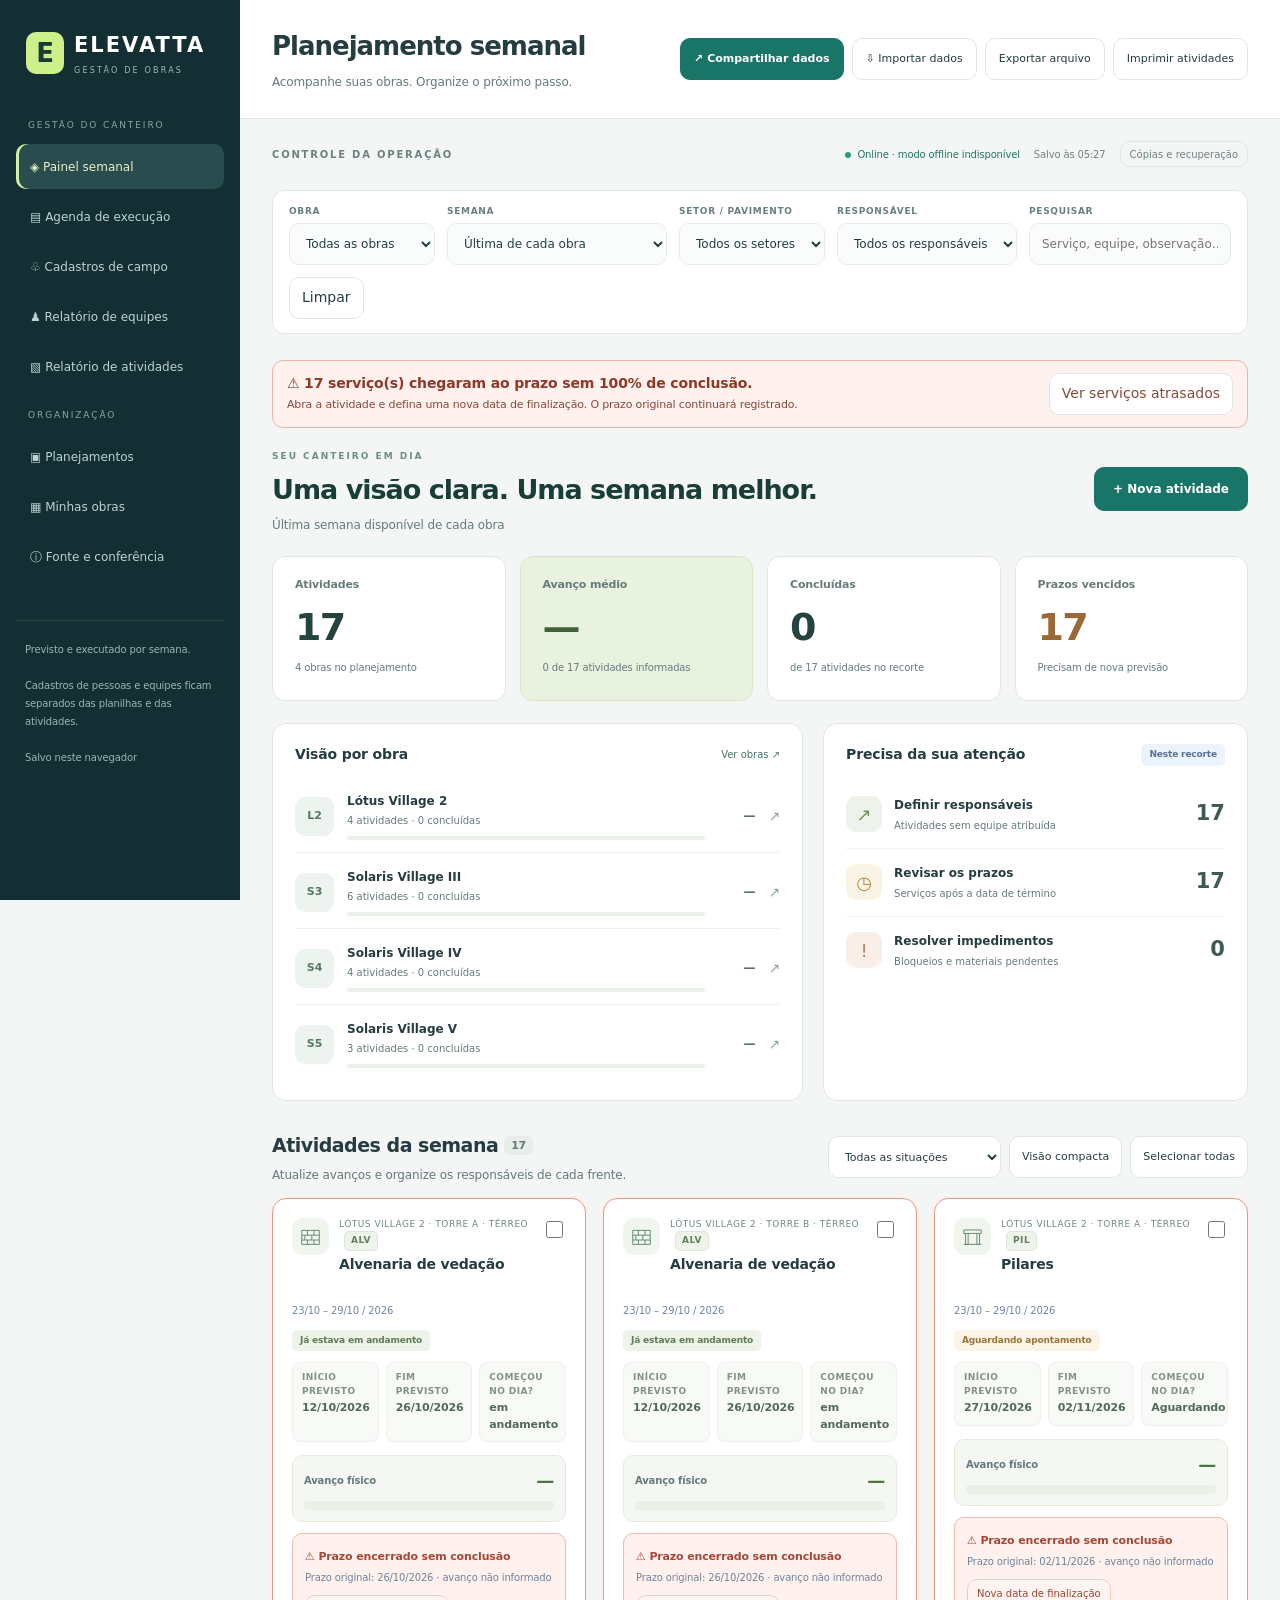
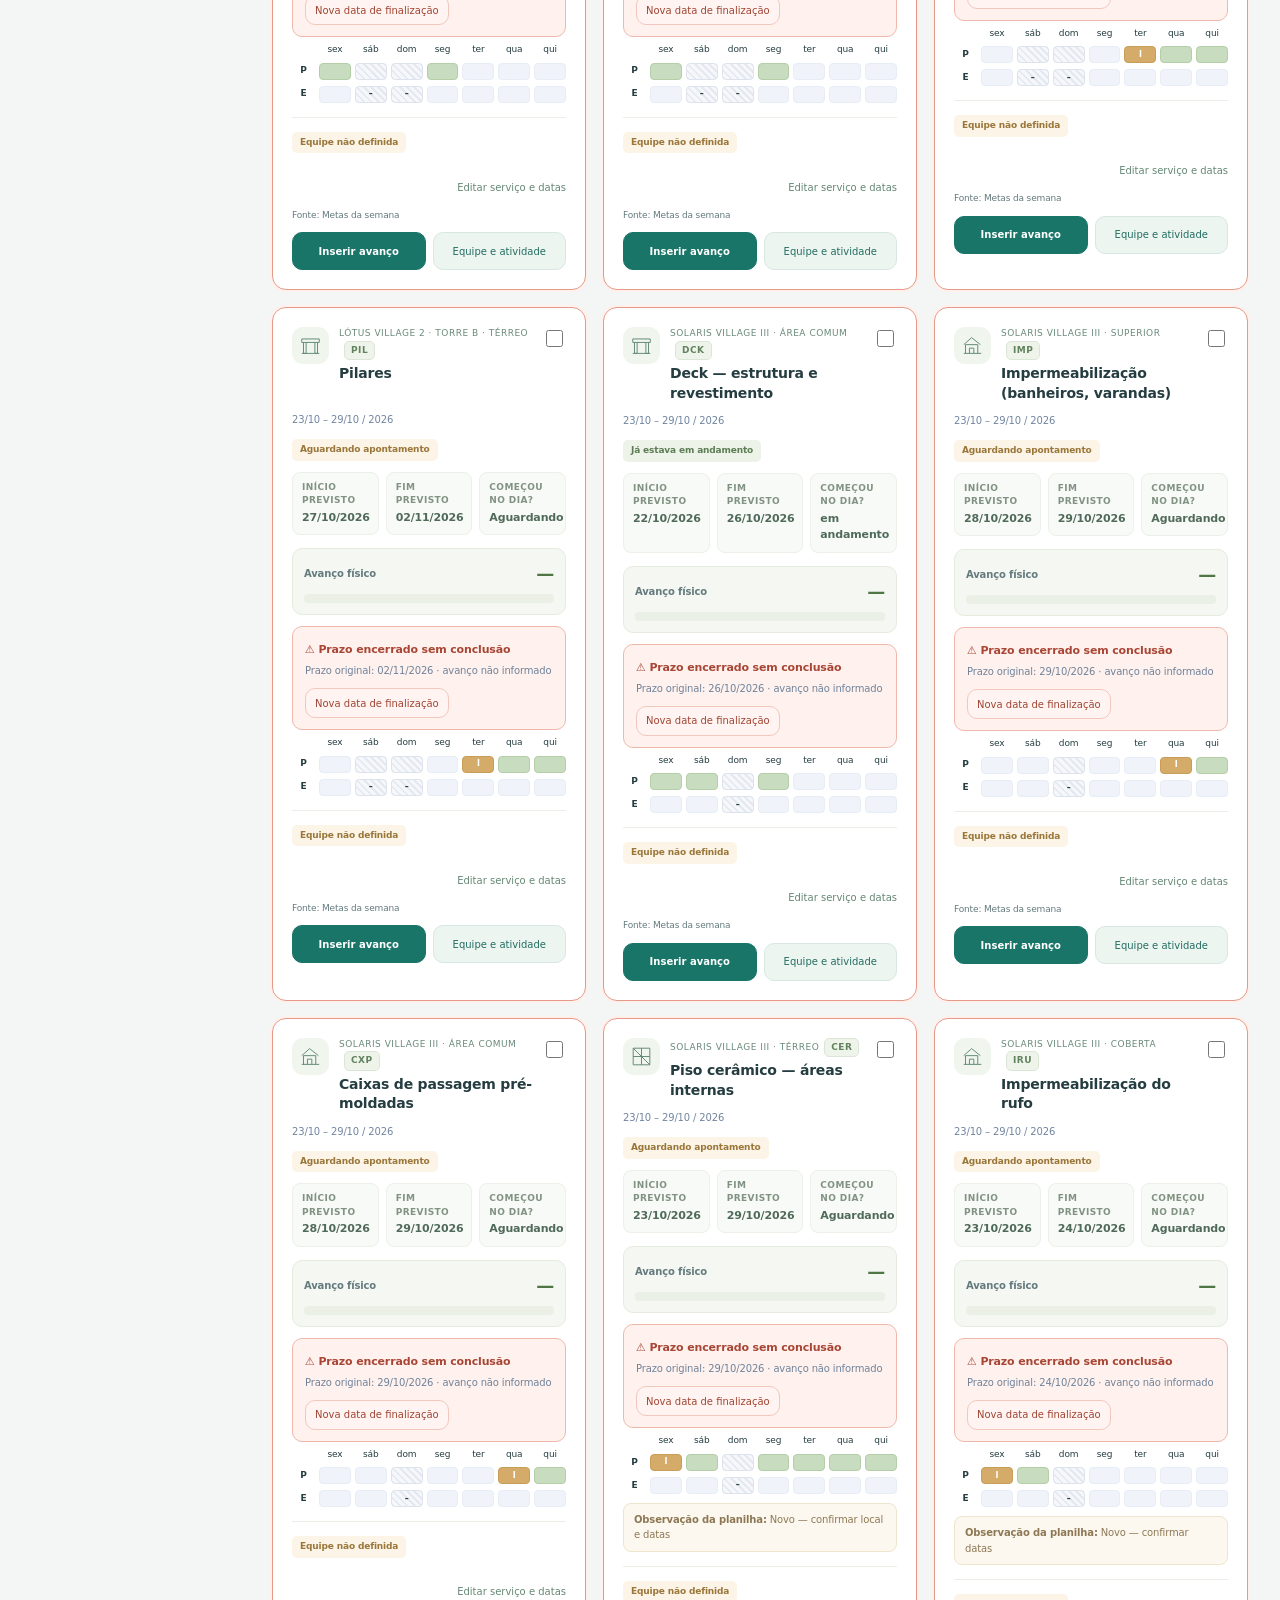
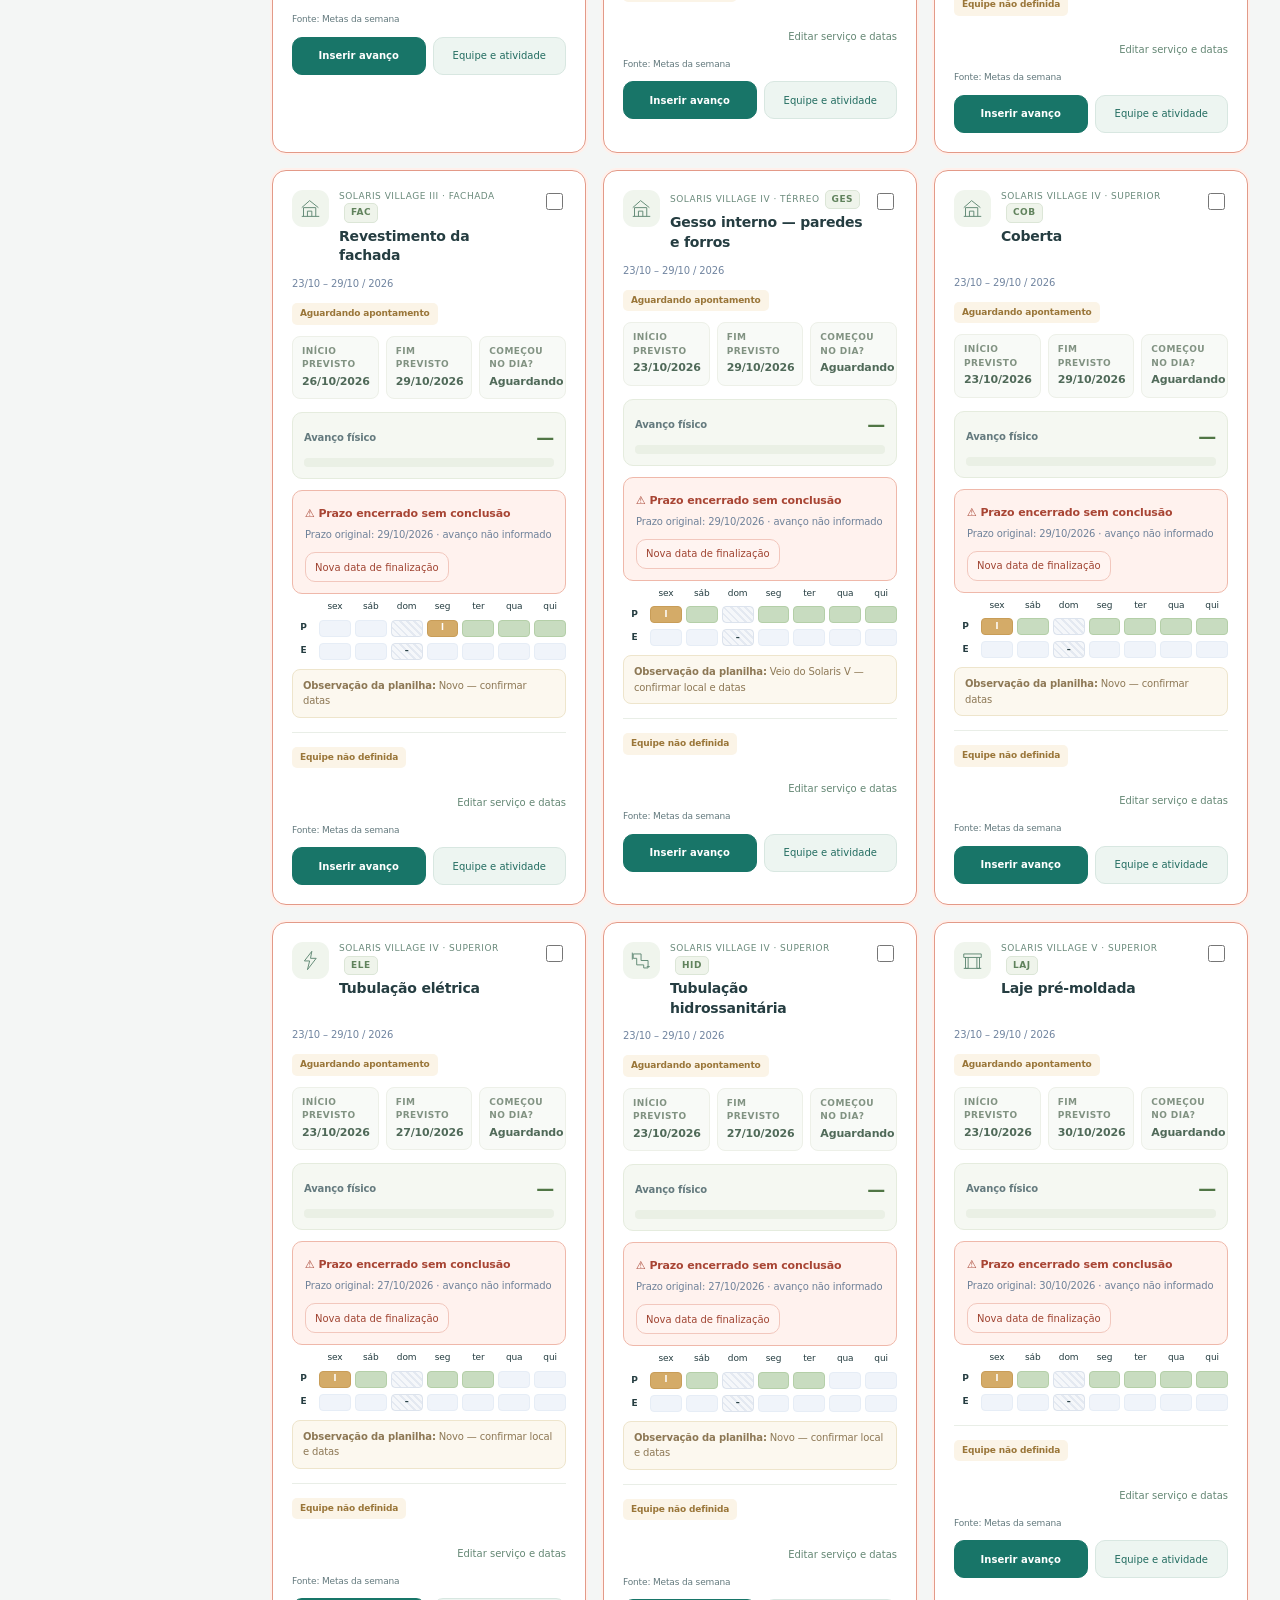
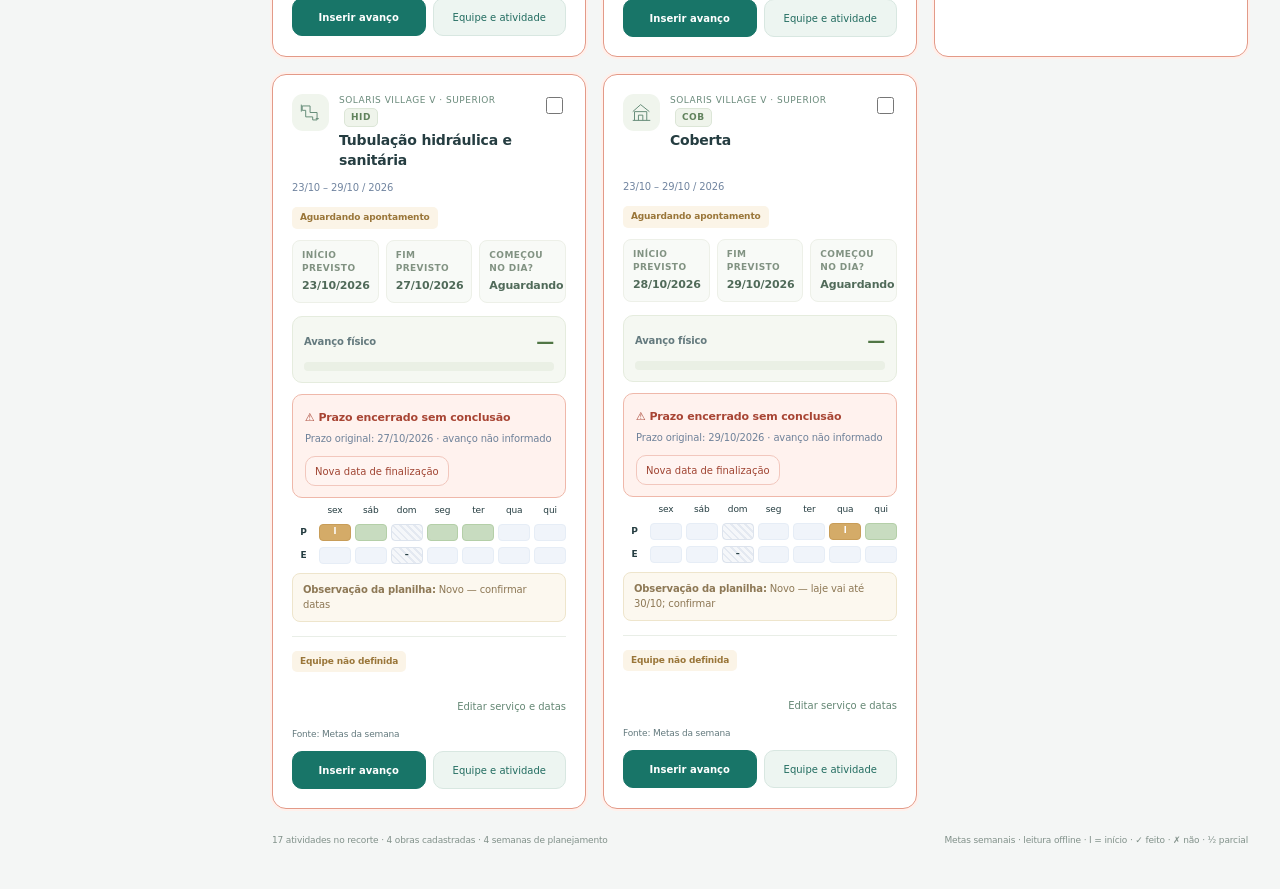
<file: index.html>
<!doctype html><html lang="pt-BR"><head><meta charset="utf-8"><meta name="viewport" content="width=device-width,initial-scale=1,viewport-fit=cover"><title>Elevatta | Planejamento de obras</title><link rel="stylesheet" href="/base.css"><link rel="stylesheet" href="/interface.css"><style id="printStyle"></style><link rel="manifest" href="/manifest.webmanifest"><meta name="theme-color" content="#142f33"><meta name="description" content="Obras, equipes e planejamento semanal em um só lugar."><link rel="icon" href="/icon-192.png"><link rel="apple-touch-icon" href="/icon-192.png"></head><body><a class="skip-link" href="#content">Ir para o conteúdo</a>
<div class="shell"><aside class="sidebar" aria-label="Navegação principal"><div class="brand"><div class="brandicon" aria-hidden="true">E</div><div><strong>ELEVATTA</strong><small>GESTÃO DE OBRAS</small></div></div><div class="overline">Gestão do canteiro</div><button data-tab="board">◈ Painel semanal</button><button data-tab="calendar">▤ Agenda de execução</button><button data-tab="teams">♧ Cadastros de campo</button><button data-tab="teamreport">♟ Relatório de equipes</button><button data-tab="report">▧ Relatório de atividades</button><div class="overline">Organização</div><button data-tab="planning">▣ Planejamentos</button><button data-tab="projects">▦ Minhas obras</button><button data-tab="source">ⓘ Fonte e conferência</button><button id="moreRoutes" class="mobile-more">••• Mais opções</button><div class="foot">Previsto e executado por semana.<br><br>Cadastros de pessoas e equipes ficam separados das planilhas e das atividades.<br><br><span id="saved">Dados locais</span></div></aside><section class="workspace"><header class="top"><div><h1>Planejamento semanal</h1><p>Metas da semana, programação diária e responsáveis por atividade.</p></div><div class="actions"><button id="shareData" class="primary">↗ Compartilhar dados</button><button id="importData">⇩ Importar dados</button><button id="backup">Exportar arquivo</button><button id="print">Imprimir atividades</button></div></header><main class="main"><div id="storageWarning" class="notice warn" hidden role="alert"></div><div class="workspace-meta"><span class="workspace-label">CONTROLE DA OPERAÇÃO</span><span id="connectionStatus" role="status">Online</span><span id="saveStatus" role="status">Dados neste dispositivo</span><button id="dataTools">Cópias e recuperação</button></div><button id="mobileFilterToggle" aria-controls="filters" aria-expanded="false" class="mobile-filter-toggle"><span>☰ Filtros da visualização</span><span id="mobileFilterState">Mostrar</span></button><div class="mobile-transfer-note" hidden>No celular: use <strong>Compartilhar dados</strong> para enviar o arquivo completo pelo WhatsApp. No PC, abra este mesmo painel e use <strong>Importar dados</strong>.</div><div class="filters" id="filters"><div class="field"><label for="project">Obra</label><select id="project"></select></div><div class="field"><label for="period">Semana</label><select id="period"></select></div><div class="field"><label for="sector">Setor / pavimento</label><select id="sector"></select></div><div class="field"><label for="person">Responsável</label><select id="person"></select></div><div class="field search"><label for="search">Pesquisar</label><input id="search" placeholder="Serviço, equipe, observação…"></div><button id="reset" title="Limpar filtros">Limpar</button></div><div id="notice"></div><div id="content" tabindex="-1"></div><footer><span id="scope"></span><span>Metas semanais · leitura offline · I = início · ✓ feito · ✗ não · ½ parcial</span></footer></main></section></div><input id="xlsx" type="file" accept=".xlsx" multiple hidden><input id="json" type="file" accept=".json,application/json" hidden><dialog id="modal" aria-labelledby="mtitle" aria-describedby="msub"><div class="modalhead"><div><h2 id="mtitle"></h2><p id="msub" class="note"></p></div><button data-close aria-label="Fechar">×</button></div><div id="mbody" class="modalbody"></div><div id="mfoot" class="modalfoot"></div></dialog><div id="toast" class="toast" role="status"></div><script defer src="/jszip.min.js"></script><script defer src="/seed.js"></script><script defer src="/app.js"></script><script defer src="/pwa.js"></script></body></html>
</file>
<file: base.css>
:root{--navy:#102b50;--blue:#2463d4;--cyan:#28a9df;--ink:#193554;--muted:#70849d;--line:#dce6f3;--bg:#f1f5fc;--soft:#eaf2ff;--green:#16826f;--orange:#ae6a24}*{box-sizing:border-box}body{margin:0;font:14px/1.5 system-ui,-apple-system,"Segoe UI",Arial;background:var(--bg);color:var(--ink)}button,input,select,textarea{font:inherit;color:inherit;border:1px solid var(--line);border-radius:9px;padding:9px 12px;min-height:40px;background:white}button{cursor:pointer}button:hover{border-color:#8fb3ee;background:#eff5ff}button:focus-visible,input:focus-visible,select:focus-visible{outline:3px solid #82b9ff;outline-offset:2px}input[type=checkbox]{min-height:0;width:17px;height:17px;accent-color:var(--blue);cursor:pointer}h1,h2,h3,p{margin:0}h1{font-size:26px;letter-spacing:-.7px}h2{font-size:21px;letter-spacing:-.5px}h3{font-size:15px}small,.muted{color:var(--muted)}small{font-size:11px}.shell{display:grid;grid-template-columns:218px minmax(0,1fr);min-height:100vh}.sidebar{background:var(--navy);color:#fff;padding:29px 15px;position:sticky;top:0;height:100vh}.brand{display:flex;gap:12px;align-items:center;margin:0 9px 36px}.brandicon{width:39px;height:39px;background:#3775d2;border-radius:11px;display:grid;place-items:center;font-size:24px}.brand strong{font-size:20px;letter-spacing:1px}.brand small{display:block;color:#b1c9eb;font-size:10px;letter-spacing:1px}.sidebar .overline{font-size:10px;text-transform:uppercase;letter-spacing:1.5px;color:#88a9d5;margin:20px 12px 10px}.sidebar button{display:flex;gap:10px;width:100%;text-align:left;color:#bcd0ec;background:none;border:0;margin-bottom:8px;padding:12px 14px;align-items:center}.sidebar button.active{background:#2455a0;color:#fff}.sidebar .foot{font-size:11px;color:#93aed2;border-top:1px solid #ffffff1b;padding:20px 9px;margin-top:30px}.workspace{min-width:0}.top{display:flex;justify-content:space-between;align-items:center;gap:15px;padding:24px 30px;background:white;border-bottom:1px solid var(--line)}.top p{color:var(--muted);font-size:12px;margin-top:4px}.actions{display:flex;align-items:center;gap:8px;flex-wrap:wrap}.primary{background:var(--blue);border-color:var(--blue);color:white}.primary:hover{background:#1b4fad;color:white}.secondary{background:var(--soft);border-color:#cfdef7;color:#28599c}.main{padding:23px 28px;max-width:1800px;margin:auto}.filters{display:flex;align-items:end;gap:10px;flex-wrap:wrap;background:white;padding:15px;border:1px solid var(--line);border-radius:13px;margin-bottom:20px}.field{display:grid;gap:4px}.field label{font-size:10px;font-weight:700;letter-spacing:.4px;color:var(--muted);text-transform:uppercase}.field select{max-width:230px}.field.search{flex:1;min-width:160px}.field.search input{width:100%}.head{display:flex;align-items:center;justify-content:space-between;gap:12px;margin:24px 0 14px;flex-wrap:wrap}.head:first-child{margin-top:0}.note{font-size:12px;color:var(--muted);margin-top:6px}.kpis{display:grid;grid-template-columns:repeat(4,minmax(0,1fr));gap:13px;margin-bottom:20px}.kpi{background:white;padding:18px;border:1px solid var(--line);border-radius:13px;position:relative;overflow:hidden}.kpi:after{content:"";position:absolute;right:-20px;top:-24px;width:90px;height:90px;border-radius:50%;background:#f0f5ff}.kpi span{display:block;font-size:11px;color:var(--muted);font-weight:650}.kpi strong{font-size:34px;line-height:1.3;display:block;margin:8px 0;color:var(--navy)}.kpi small{display:block;max-width:90%}.overview{display:grid;grid-template-columns:1.1fr 1fr;gap:17px;margin-bottom:23px}.panel{background:white;border:1px solid var(--line);padding:20px;border-radius:14px;min-width:0}.building{width:100%;height:205px}.stages{max-height:250px;overflow:auto}.stagerow{display:flex;align-items:center;justify-content:space-between;gap:10px;padding:10px 0;border-bottom:1px solid #edf2fa;font-size:12px}.stagerow small{display:block}.badge{display:inline-flex;align-items:center;gap:5px;font-size:10px;padding:4px 8px;border-radius:6px;background:#edf3fc;color:#587297;font-weight:650}.badge.warn{background:#fff3df;color:#97601e}.badge.good{background:#e6f5f1;color:#177b66}.badge.bad{background:#fff0eb;color:#ad5843}.badge.dark{background:#dfeaff;color:#2858a6}.notice{background:#f4f8ff;border:1px solid #d7e5fb;color:#456891;border-radius:9px;padding:11px 14px;font-size:12px;margin-bottom:18px}.notice.warn{background:#fff9ee;border-color:#f0dfbd;color:#89662e}.notice button{font-size:11px;padding:2px 8px;min-height:27px;margin-left:10px}.grid{display:grid;grid-template-columns:repeat(3,minmax(0,1fr));gap:15px}.task{background:white;border:1px solid var(--line);border-radius:14px;padding:17px;break-inside:avoid;position:relative}.task.checked{border-color:#6d9df2;box-shadow:0 0 0 2px #dbe9ff}.tasktop{display:flex;align-items:start;gap:10px}.tasktop .icon{width:42px;height:42px;flex:0 0 42px;background:var(--soft);padding:8px;border-radius:11px;color:#2b6acc}.icon svg{width:100%;height:100%}.tasktop .title{flex:1;min-width:0}.eyebrow{font-size:9px;color:#6788b1;letter-spacing:.5px;text-transform:uppercase}.task h3{font-size:14px;line-height:1.4;margin-top:4px;min-height:39px}.task .weeknote{margin:10px 0;font-size:11px;color:#7185a0}.meters{margin:12px 0}.meter{display:grid;grid-template-columns:18px 1fr 44px;align-items:center;gap:8px;margin:7px 0;font-size:11px}.track{height:7px;border-radius:4px;background:#edf2f9;overflow:hidden}.track i{display:block;height:100%;background:#9dbce9;border-radius:4px}.meter.exec i{background:#2d6bd8}.meter b{font-size:11px;text-align:right}.days{display:grid;grid-template-columns:23px repeat(7,1fr);gap:4px;align-items:center;font-size:9px;text-align:center;margin-top:6px}.day{height:17px;border-radius:4px;background:#f0f4fa;border:1px solid #e6edf6}.day.p{background:#a7c7f5;border-color:#86b1ec}.day.e{background:#3078df;border-color:#3078df}.day.off{background:repeating-linear-gradient(45deg,#e4e9f1,#e4e9f1 2px,#f5f7fa 2px,#f5f7fa 5px);border-color:#dce3ed}.day.unknown{background:#f6e6bd;border-color:#e7cf95}.crew{border-top:1px solid #e7eef8;margin-top:14px;padding-top:12px;min-height:49px}.chips{display:flex;flex-wrap:wrap;gap:5px}.chip{display:inline-flex;align-items:center;gap:5px;font-size:11px;background:#eaf2ff;color:#2c5e9b;border-radius:20px;padding:4px 9px}.chip .dot{width:17px;height:17px;background:#cfdef7;border-radius:50%;display:grid;place-items:center;font-size:8px;font-weight:700}.taskfoot{display:flex;justify-content:space-between;gap:8px;margin-top:12px;align-items:center}.taskfoot button{font-size:11px;min-height:32px;padding:6px 9px}.tasknote{font-size:11px;color:#627b98;margin-top:8px;white-space:pre-wrap;overflow-wrap:anywhere}.empty{padding:32px;text-align:center;border:1px dashed #c2d3eb;background:#fff;border-radius:12px;color:var(--muted)}.bulk{display:flex;gap:10px;align-items:center;flex-wrap:wrap;background:#e5efff;border:1px solid #cadcff;padding:11px 15px;border-radius:10px;margin:15px 0}.bulk strong{margin-right:auto}.legend{display:flex;align-items:center;gap:14px;flex-wrap:wrap;font-size:11px;color:var(--muted)}.legend i{display:inline-block;width:15px;height:8px;border-radius:2px;background:#a7c7f5;margin-right:5px}.legend .e i{background:#3078df}.legend .off i{background:#dce3ed}.scroll{overflow:auto;border:1px solid var(--line);border-radius:12px;background:white}table{width:100%;border-collapse:collapse;font-size:12px}th{text-align:left;padding:12px;background:#eff5fe;color:#517098;white-space:nowrap;font-size:10px;letter-spacing:.4px;text-transform:uppercase}td{padding:13px 12px;border-top:1px solid #e5edf8;vertical-align:top}.calendar{min-width:960px}.calendar td:first-child{min-width:270px;width:29%}.calendar .dcell{text-align:center;min-width:55px}.dcell span{display:block;font-size:9px;min-height:22px;margin-bottom:5px;padding:3px;border-radius:4px;background:#f4f7fc}.dcell .p{background:#c9dcf9}.dcell .e{background:#3078df;color:white}.dcell .off{background:#edf0f5;color:#a3afbf}.link{border:0;background:none;padding:0;min-height:0;text-align:left}.link:hover{text-decoration:underline;background:none}.projectgrid{display:grid;grid-template-columns:repeat(3,1fr);gap:15px}.project-card{padding:20px;background:white;border:1px solid var(--line);border-radius:14px}.project-card .code{display:inline-grid;place-items:center;background:#e7f0ff;color:#2c65bd;width:42px;height:42px;border-radius:11px;font-weight:750;margin-bottom:12px}.project-card h3{font-size:17px}.project-card .actions{margin-top:17px}.project-card .actions button{font-size:11px}.importzone{text-align:center;padding:25px;border:2px dashed #c0d5f5;border-radius:13px;background:#f7faff;margin-bottom:20px}.teamgrid{display:grid;grid-template-columns:repeat(3,1fr);gap:14px}.person{display:flex;align-items:center;gap:12px;padding:12px;border-bottom:1px solid var(--line)}.avatar{width:37px;height:37px;background:#e0ecff;color:#2864ba;display:grid;place-items:center;border-radius:50%;font-weight:650}.person .grow{flex:1}.report{background:white;border:1px solid var(--line);border-radius:13px;padding:28px}.report-top{display:flex;justify-content:space-between;align-items:start;border-bottom:3px solid #2864ca;padding-bottom:16px;gap:15px}.report h2{font-size:24px}.report .overline{font-size:10px;color:#517cb4;letter-spacing:2px;margin-bottom:7px}.reportmeta{font-size:11px;color:#6e819a;max-width:350px}.reportgroup{margin-top:22px}.reportgroup h3{padding:11px 12px;background:#e9f1ff;border-left:4px solid #3470ca;font-size:14px}.reporttable{table-layout:fixed}.reporttable td,.reporttable th{overflow-wrap:anywhere;white-space:normal}.reporttable td{font-size:11px}.reporttable .names{font-weight:600;color:#234f90;white-space:pre-line}.signatures{display:flex;gap:40px;margin-top:45px}.signatures div{flex:1;border-top:1px solid #a3b5d0;padding-top:7px;color:#6b809b;font-size:10px}.sourcebox{background:white;border:1px solid var(--line);padding:18px;border-radius:12px;margin-bottom:15px}.sourcebox details{margin-top:14px}.sourcebox summary{cursor:pointer}.issues{font-size:12px;color:#6e8096;padding-left:18px}.issues li{margin:6px 0}.sourceweeks{width:100%;min-width:750px}.sourceweeks td{font-size:11px}.sourceweeks button{font-size:11px}.warning-count{background:#fff1d9;color:#936c2f;padding:2px 7px;border-radius:5px;font-size:10px}footer{color:#8394ae;font-size:10px;margin:25px 0 5px;display:flex;justify-content:space-between;gap:10px;flex-wrap:wrap}dialog{border:0;border-radius:16px;width:800px;max-width:94vw;padding:0;color:var(--ink);box-shadow:0 20px 80px #14315d4d}dialog::backdrop{background:#0e284e91}.modalhead{padding:20px 24px;border-bottom:1px solid var(--line);display:flex;justify-content:space-between;gap:15px;align-items:start}.modalbody{padding:22px 24px;max-height:70vh;overflow:auto}.modalfoot{padding:15px 24px;border-top:1px solid var(--line);display:flex;justify-content:end;gap:9px;flex-wrap:wrap}.formgrid{display:grid;grid-template-columns:1fr 1fr;gap:14px}.wide{grid-column:1/-1}.formgrid input,.formgrid select,.formgrid textarea{width:100%}textarea{min-height:80px;resize:vertical}.peoplechecks{display:grid;grid-template-columns:repeat(2,1fr);gap:7px;max-height:220px;overflow:auto;padding:10px;background:#f5f8fe;border-radius:9px;margin:10px 0}.checkperson{display:flex;gap:9px;align-items:center;padding:8px;border:1px solid var(--line);border-radius:8px;background:white;font-size:12px}.checkperson input{width:16px;height:16px;min-height:0}.inline{display:flex;align-items:center;gap:8px;flex-wrap:wrap}.inline input{flex:1;min-width:130px}.toast{display:none;position:fixed;bottom:20px;right:20px;background:#183d73;color:white;padding:14px 20px;border-radius:11px;z-index:99;max-width:90vw}.toast.show{display:block}.danger{background:#fff4f1;border-color:#f2c7bd;color:#a04432}.danger:hover{background:#ffe8e2;border-color:#e3a899;color:#8c3425}.danger-solid{background:#b94a3a;border-color:#b94a3a;color:#fff}.danger-solid:hover{background:#9f3c2f;border-color:#9f3c2f;color:#fff}.registry-summary{display:grid;grid-template-columns:repeat(4,minmax(0,1fr));gap:12px;margin-bottom:18px}.registry-stat{background:#fff;border:1px solid var(--line);border-radius:13px;padding:16px 17px;display:flex;align-items:center;gap:12px}.registry-stat .stat-icon{width:40px;height:40px;border-radius:11px;background:var(--soft);color:#2a65bd;display:grid;place-items:center;font-size:19px;flex:0 0 40px}.registry-stat strong{display:block;font-size:23px;color:var(--navy);line-height:1.1}.registry-stat span{display:block;font-size:10px;color:var(--muted);margin-top:4px;text-transform:uppercase;letter-spacing:.45px;font-weight:700}.registry-layout{display:grid;grid-template-columns:minmax(0,.95fr) minmax(0,1.25fr);gap:18px;align-items:start}.registry-section{background:#fff;border:1px solid var(--line);border-radius:15px;overflow:hidden}.registry-section-head{display:flex;justify-content:space-between;align-items:center;gap:12px;padding:18px 19px;border-bottom:1px solid var(--line);background:linear-gradient(180deg,#fbfdff,#f5f9ff)}.registry-section-head h2{font-size:18px}.registry-section-head .note{margin-top:3px}.registry-section-body{padding:14px}.registry-list{display:grid;gap:10px}.entity-card{border:1px solid #dfe8f5;border-radius:12px;padding:14px;background:#fff;transition:.15s ease}.entity-card:hover{border-color:#b9cdec;box-shadow:0 5px 18px #1c4f8a0d}.entity-head{display:flex;align-items:flex-start;gap:11px}.entity-main{flex:1;min-width:0}.entity-title{display:flex;align-items:center;gap:8px;flex-wrap:wrap}.entity-title strong{font-size:14px;color:var(--navy)}.entity-meta{font-size:11px;color:var(--muted);margin-top:4px}.entity-actions{display:flex;gap:6px;flex-wrap:wrap;justify-content:flex-end}.entity-actions button{font-size:10px;min-height:31px;padding:5px 9px}.entity-card .chips{margin-top:11px}.team-mark{width:38px;height:38px;border-radius:10px;background:#eaf2ff;color:#2d65b7;display:grid;place-items:center;font-weight:800;flex:0 0 38px}.person-card{display:flex;align-items:center;gap:11px}.person-card .avatar{flex:0 0 37px}.usage-row{display:flex;gap:6px;flex-wrap:wrap;margin-top:9px}.usage-pill{font-size:10px;background:#f1f5fb;color:#58718f;border-radius:20px;padding:4px 8px}.registry-empty{padding:28px 16px;text-align:center;color:var(--muted);border:1px dashed #c7d7ec;border-radius:11px;background:#f9fbff}.modal-warning{background:#fff6f1;border:1px solid #f0d1c5;border-radius:10px;padding:12px 14px;color:#875344;margin-top:14px}.modal-warning strong{color:#843d2d}.impact-list{display:grid;grid-template-columns:repeat(2,1fr);gap:9px;margin-top:14px}.impact{background:#f5f8fd;border:1px solid var(--line);border-radius:9px;padding:11px}.impact strong{display:block;font-size:20px;color:var(--navy)}.impact span{font-size:10px;color:var(--muted);text-transform:uppercase;font-weight:700;letter-spacing:.35px}.present .shell{grid-template-columns:1fr}.present .sidebar{display:none}.present .task h3{font-size:18px}.present .main{max-width:1600px}.present .top{padding:16px 28px}
.goalmeta{display:grid;grid-template-columns:repeat(3,minmax(0,1fr));gap:7px;margin:11px 0}
.goalmeta .gitem{background:#f6f9fe;border:1px solid #e2ebf8;border-radius:8px;padding:8px 9px}
.goalmeta .gitem span{display:block;font-size:9px;text-transform:uppercase;letter-spacing:.4px;color:#7b8fa9;font-weight:750}
.goalmeta .gitem strong{display:block;margin-top:2px;font-size:11px;color:#244f86}
.source-note{font-size:11px;margin-top:9px;padding:8px 10px;border-radius:8px;background:#fff7ed;border:1px solid #f4d9b8;color:#835b2c}
.day{display:grid;place-items:center;font-size:8px;font-weight:800}
.day.start{background:#f2a261!important;border-color:#df8835!important;color:white}
.day.no{background:#fde9e6!important;border-color:#e8aaa2!important;color:#ad4f44}
.day.half{background:#fff2c9!important;border-color:#e2c56e!important;color:#7c641d}
.day.execfill{background:#dff5e8!important;border-color:#9fd8b5!important;color:#0f6b57;font-weight:800}
.dcell .no{background:#fde9e6!important;color:#ad4f44}
.dcell .half{background:#fff2c9!important;color:#7c641d}
.dcell .execfill{background:#dff5e8!important;color:#0f6b57;border:1px solid #9fd8b5;font-weight:800}
.legend .start i{background:#f2a261}
.legend .no i{background:#f2b3aa}
.legend .half i{background:#efd57f}
.codepill{display:inline-flex;align-items:center;font-size:9px;font-weight:800;letter-spacing:.5px;color:#285eaa;background:#eaf2ff;border:1px solid #d6e5fb;border-radius:5px;padding:2px 6px;margin-left:5px}

.task.deadline-overdue{border-color:#e39a88;box-shadow:0 0 0 2px #fff0eb}.deadline-box{margin:11px 0 4px;padding:11px 12px;border-radius:10px;border:1px solid #dce6f3;background:#f7faff}.deadline-box.overdue{background:#fff2ee;border-color:#efb8aa}.deadline-box.replanned{background:#fff9eb;border-color:#efd59a}.deadline-head{display:flex;align-items:center;justify-content:space-between;gap:10px;flex-wrap:wrap}.deadline-head strong{font-size:11px}.deadline-box.overdue .deadline-head strong{color:#a84534}.deadline-box.replanned .deadline-head strong{color:#8a641f}.deadline-meta{font-size:10px;color:#6f829a;margin-top:4px}.deadline-box button{min-height:30px;padding:5px 9px;font-size:10px}.deadline-alert{display:flex;justify-content:space-between;align-items:center;gap:14px;flex-wrap:wrap;background:#fff1ed;border:1px solid #edb5a7;color:#87483b;border-radius:11px;padding:12px 14px;margin-bottom:16px}.deadline-alert strong{color:#8f3828}.deadline-history{margin-top:13px;border-top:1px solid #e6edf7;padding-top:10px}.deadline-history li{margin:4px 0;font-size:11px;color:#667d99}.deadline-form-summary{display:grid;grid-template-columns:repeat(3,1fr);gap:8px;margin:12px 0}.deadline-form-summary div{background:#f5f8fd;border:1px solid var(--line);border-radius:9px;padding:10px}.deadline-form-summary span{display:block;font-size:9px;text-transform:uppercase;color:var(--muted);font-weight:750}.deadline-form-summary strong{display:block;margin-top:3px;color:var(--navy)}
@media(max-width:650px){.deadline-form-summary{grid-template-columns:1fr}.deadline-head{align-items:flex-start}}
@media(max-width:650px){.goalmeta{grid-template-columns:1fr 1fr}}

/* Relatorio semanal - formato operacional semelhante a planilha */
.report{padding:0;border:0;background:transparent}
.report-sheet{background:#fff;border:1px solid #d7e2f0;border-radius:16px;overflow:hidden}
.report-hero{display:grid;grid-template-columns:minmax(0,1.5fr) minmax(260px,.8fr);gap:18px;padding:22px 24px;background:linear-gradient(135deg,#102b50,#245fae);color:#fff}
.report-hero .report-kicker{font-size:10px;font-weight:800;letter-spacing:1.7px;text-transform:uppercase;color:#bcd5fa;margin-bottom:5px}
.report-hero h2{font-size:25px;letter-spacing:-.5px;color:#fff;margin:0 0 5px}
.report-hero .report-period{font-size:13px;color:#dceaff;font-weight:650}
.report-hero .report-sub{font-size:10px;color:#bed2ed;margin-top:7px}
.report-filterbox{border:1px solid #ffffff32;background:#ffffff12;border-radius:11px;padding:12px 14px;font-size:10px;line-height:1.6}
.report-filterbox strong{color:#fff}
.report-summary{display:grid;grid-template-columns:repeat(5,minmax(0,1fr));gap:0;border-bottom:1px solid #dce6f3;background:#f8fbff}
.report-summary .rs{padding:13px 15px;border-right:1px solid #dce6f3;min-width:0}
.report-summary .rs:last-child{border-right:0}
.report-summary .rs span{display:block;font-size:8px;text-transform:uppercase;letter-spacing:.65px;color:#6f829a;font-weight:800}
.report-summary .rs strong{display:block;margin-top:3px;font-size:19px;color:#102b50;white-space:nowrap}
.report-summary .rs small{display:block;margin-top:2px;font-size:8px;color:#8395aa}
.report-legend{display:flex;align-items:center;gap:12px;flex-wrap:wrap;padding:9px 14px;border-bottom:1px solid #e2eaf5;background:#fff;font-size:8px;color:#647990}
.report-legend span{display:inline-flex;align-items:center;gap:4px}
.report-legend i{width:12px;height:8px;border-radius:2px;border:1px solid transparent;display:inline-block}
.report-legend .lg-start i{background:#f2a261;border-color:#df8835}.report-legend .lg-plan i{background:#c9dcf9;border-color:#a9c6ef}.report-legend .lg-exec i{background:#bfe9cf;border-color:#8fcca8}.report-legend .lg-half i{background:#fff2c9;border-color:#e2c56e}.report-legend .lg-no i{background:#fde9e6;border-color:#e8aaa2}.report-legend .lg-off i{background:#edf0f5;border-color:#dce3ed}
.reportgroup{margin:0;padding:18px 18px 20px;background:#fff}
.reportgroup+.reportgroup{border-top:8px solid #eef3fa}
.reportgroup-head{display:flex;align-items:center;justify-content:space-between;gap:10px;margin-bottom:9px}
.reportgroup-head h3{font-size:14px;color:#173e70;margin:0}
.reportgroup-head .group-meta{font-size:9px;color:#71849e;text-align:right}
.weekly-report-table{width:100%;table-layout:fixed;border-collapse:separate;border-spacing:0;border:1px solid #cfdbea;border-radius:9px;overflow:hidden;font-size:8px}
.weekly-report-table th{background:#173f72;color:#fff;padding:7px 4px;border-right:1px solid #ffffff26;text-align:center;font-size:7px;letter-spacing:.25px;text-transform:uppercase;vertical-align:middle}
.weekly-report-table th:first-child,.weekly-report-table th:nth-child(2){text-align:left;padding-left:7px}
.weekly-report-table th:last-child{border-right:0}
.weekly-report-table td{padding:6px 5px;border-top:1px solid #dce5f0;border-right:1px solid #e3eaf3;vertical-align:middle;overflow-wrap:anywhere;background:#fff}
.weekly-report-table td:last-child{border-right:0}
.weekly-report-table tbody tr:nth-child(even) td{background:#fbfdff}
.wr-service strong{display:block;font-size:9px;line-height:1.25;color:#163b69}
.wr-service .wr-code{display:inline-block;margin-bottom:3px;padding:1px 5px;border-radius:4px;background:#eaf2ff;color:#2f64ad;font-size:7px;font-weight:800}
.wr-service small,.wr-team small,.wr-notes small{display:block;font-size:7px;line-height:1.35;color:#74879d;margin-top:2px}
.wr-team{font-size:8px;line-height:1.35;color:#264f83;font-weight:650}
.wr-team .teamname{display:block;font-size:7px;color:#6b819d;font-weight:700;margin-top:3px}
.wr-day{text-align:center;padding:4px 3px!important}
.wr-day-date{display:block;font-size:6px;color:#8697aa;margin-bottom:2px;font-weight:700}
.wr-stack{display:grid;gap:2px}
.wr-mark{height:17px;border-radius:4px;display:grid;place-items:center;font-size:7px;font-weight:850;border:1px solid #e2e9f2;background:#f4f7fb;color:#7f91a7}
.wr-mark.plan{background:#c9dcf9;border-color:#a7c4ed;color:#2a5e9e}.wr-mark.start{background:#f2a261;border-color:#df8835;color:white}.wr-mark.off{background:#edf0f5;border-color:#dce3ed;color:#a2adbb}.wr-mark.done{background:#ccefd9;border-color:#91d0aa;color:#12684f}.wr-mark.no{background:#fde9e6;border-color:#e8aaa2;color:#ad4f44}.wr-mark.half{background:#fff2c9;border-color:#e2c56e;color:#7c641d}.wr-mark.unknown{background:#f6e6bd;border-color:#e7cf95;color:#79601f}.wr-mark.manual{color:#0f6b57;border-color:#9fd8b5;background:#dff5e8}
.wr-advance{text-align:center}
.wr-advance strong{display:block;font-size:12px;color:#123d70}.wr-advance small{display:block;font-size:6px;color:#71859e;margin-top:2px}
.wr-progress{height:6px;background:#ebf0f6;border-radius:10px;overflow:hidden;margin-top:5px}.wr-progress i{display:block;height:100%;background:#50ae7b;border-radius:10px}
.wr-status{text-align:center;font-size:7px;font-weight:750}.wr-status .st{display:inline-block;padding:3px 5px;border-radius:5px;background:#edf3fc;color:#4d6f9c}.wr-status .st.good{background:#e5f5ec;color:#197252}.wr-status .st.bad{background:#fff0eb;color:#a7523f}.wr-status .st.warn{background:#fff4dc;color:#93621d}
.wr-notes{font-size:7px;line-height:1.35;color:#516b8b}.wr-notes .blocker{display:block;margin-top:3px;color:#a24b3c;font-weight:750}.wr-notes .fieldnote{display:block;margin-top:3px;color:#2f5f91}
.report-foot{display:grid;grid-template-columns:1fr 1fr 1fr;gap:34px;padding:28px 24px 22px;background:#fff}
.report-foot div{border-top:1px solid #9eb0c7;padding-top:5px;text-align:center;font-size:8px;color:#778ba4}
.report-method{padding:9px 18px 12px;background:#f7faff;border-top:1px solid #dce6f3;color:#6d819a;font-size:7px;line-height:1.4}
@media(max-width:900px){.report-hero{grid-template-columns:1fr}.report-summary{grid-template-columns:repeat(2,1fr)}.report-summary .rs{border-bottom:1px solid #dce6f3}.reportgroup{padding:12px}.weekly-report-table{min-width:1150px}.report-sheet{overflow:auto}}


.planning-hero{display:grid;grid-template-columns:minmax(0,1.4fr) minmax(280px,.6fr);gap:16px;margin-bottom:18px}.planning-card{background:#fff;border:1px solid var(--line);border-radius:15px;padding:18px}.planning-card.accent{background:linear-gradient(135deg,#102b50,#245da6);color:#fff;border:0}.planning-card.accent .note{color:#c8daf3}.planning-card.accent h2{font-size:23px}.planning-actions{display:flex;gap:8px;flex-wrap:wrap;margin-top:16px}.planning-actions button{min-height:37px}.planning-stats{display:grid;grid-template-columns:repeat(3,1fr);gap:9px}.planning-stat{background:#f6f9fe;border:1px solid #e0e9f6;border-radius:11px;padding:12px}.planning-stat strong{font-size:23px;color:var(--navy);display:block}.planning-stat span{font-size:9px;color:var(--muted);font-weight:750;text-transform:uppercase;letter-spacing:.4px}.planning-weekbar{display:flex;justify-content:space-between;gap:12px;align-items:end;flex-wrap:wrap;background:#fff;border:1px solid var(--line);border-radius:13px;padding:14px 16px;margin-bottom:17px}.planning-weekbar select{min-width:220px}.carry-section{background:#fff;border:1px solid var(--line);border-radius:15px;overflow:hidden;margin-bottom:18px}.carry-head{display:flex;justify-content:space-between;align-items:center;gap:12px;padding:16px 18px;background:#f8fbff;border-bottom:1px solid var(--line);flex-wrap:wrap}.carry-head h2{font-size:18px}.carry-list{display:grid}.carry-row{display:grid;grid-template-columns:24px minmax(230px,1.55fr) minmax(130px,.65fr) minmax(150px,.75fr) minmax(140px,.7fr) auto;gap:12px;align-items:center;padding:13px 16px;border-top:1px solid #edf2f8}.carry-row:first-child{border-top:0}.carry-main strong{display:block;color:var(--navy)}.carry-main small{display:block;margin-top:3px}.carry-advance{display:flex;align-items:center;gap:9px}.carry-advance .mini-track{height:7px;background:#edf2f7;border-radius:10px;overflow:hidden;flex:1;min-width:65px}.carry-advance .mini-track i{display:block;height:100%;background:#45a979}.carry-ok{background:#eef8f3}.carry-missing{background:#fffdfa}.carry-source{font-size:10px;color:var(--muted)}.planning-history{display:grid;grid-template-columns:repeat(3,minmax(0,1fr));gap:12px}.history-card{background:#fff;border:1px solid var(--line);border-radius:13px;padding:15px}.history-card.current{border-color:#8fb6ee;box-shadow:0 0 0 2px #e1ecff}.history-card h3{font-size:14px}.history-meta{display:grid;grid-template-columns:repeat(2,1fr);gap:6px;margin-top:11px}.history-meta div{background:#f6f9fd;border-radius:8px;padding:8px}.history-meta strong{display:block;font-size:17px;color:var(--navy)}.history-meta span{font-size:9px;color:var(--muted);text-transform:uppercase;font-weight:700}.carried-badge{display:inline-flex;align-items:center;font-size:9px;background:#e7f6ee;color:#187254;border-radius:5px;padding:3px 6px;font-weight:750;margin-left:5px}.carry-select{width:17px;height:17px;min-height:0}.carry-toolbar{display:flex;gap:8px;align-items:center;flex-wrap:wrap}.carry-toolbar button{font-size:11px;min-height:33px;padding:6px 9px}
@media(max-width:1000px){.planning-hero{grid-template-columns:1fr}.planning-history{grid-template-columns:repeat(2,1fr)}.carry-row{grid-template-columns:24px 1.4fr .6fr .7fr auto}.carry-row .carry-source{display:none}}
@media(max-width:650px){.planning-stats{grid-template-columns:1fr 1fr}.planning-history{grid-template-columns:1fr}.carry-row{grid-template-columns:1fr;gap:7px}.carry-row>div{min-width:0}.planning-weekbar{align-items:stretch}.planning-weekbar .field{width:100%}.planning-weekbar select{width:100%}}

.team-report{background:#fff;border:1px solid var(--line);border-radius:14px;overflow:hidden}
.team-report-sheet{padding:24px}
.team-report-hero{display:flex;justify-content:space-between;gap:20px;align-items:flex-start;padding:0 0 17px;border-bottom:3px solid #245fae}
.team-report-kicker{font-size:9px;text-transform:uppercase;letter-spacing:1.7px;font-weight:800;color:#4776b4;margin-bottom:5px}
.team-report-hero h2{font-size:24px;color:var(--navy)}
.team-report-period{font-size:12px;color:#5f7590;margin-top:5px}
.team-report-meta{font-size:10px;line-height:1.65;color:#627791;text-align:right;min-width:220px}
.team-report-summary{display:grid;grid-template-columns:repeat(4,minmax(0,1fr));gap:9px;margin:15px 0}
.team-rs{border:1px solid #dfe8f5;border-radius:10px;padding:11px 12px;background:#f8fbff}
.team-rs span{display:block;font-size:8px;text-transform:uppercase;letter-spacing:.5px;font-weight:800;color:#7488a3}
.team-rs strong{display:block;font-size:23px;line-height:1.15;color:var(--navy);margin:4px 0}
.team-rs small{display:block;color:#7b8fa7;font-size:9px}
.team-report-group{margin-top:18px;break-inside:auto}
.team-report-group-head{display:flex;justify-content:space-between;gap:12px;align-items:center;background:#eaf2ff;border-left:4px solid #2f6dcc;padding:9px 11px;break-after:avoid}
.team-report-group-head h3{font-size:14px;color:#173f76}
.team-report-group-head span{font-size:9px;color:#607c9f;font-weight:700}
.team-report-table{width:100%;table-layout:fixed;border-collapse:collapse;font-size:10px}
.team-report-table th{background:#f2f6fc;color:#587496;padding:7px 7px;font-size:8px;letter-spacing:.35px;text-transform:uppercase;border:1px solid #dfe8f3}
.team-report-table td{padding:8px 7px;border:1px solid #e0e8f3;vertical-align:top;line-height:1.35}
.team-report-table tbody tr:nth-child(even){background:#fbfdff}
.tr-service strong{display:block;color:#173e73;font-size:10px}
.tr-service small{display:block;color:#73879e;margin-top:2px}
.tr-team strong{display:block;color:#265a9e}
.tr-team .unassigned{display:inline-block;background:#fff0df;color:#99631d;border-radius:5px;padding:2px 5px;font-weight:800;font-size:8px}
.tr-people{display:grid;gap:4px}
.tr-person{display:flex;align-items:flex-start;gap:5px;background:#f4f8fe;border:1px solid #e3ebf6;border-radius:6px;padding:4px 5px}
.tr-person b{font-size:9px;color:#244b80;line-height:1.2}
.tr-person small{display:block;font-size:8px;color:#7c8fa5;margin-top:1px}
.tr-person .miniavatar{width:19px;height:19px;border-radius:50%;background:#dceaff;color:#245da9;display:grid;place-items:center;font-size:6px;font-weight:800;flex:0 0 19px}
.tr-count{text-align:center;font-size:15px;font-weight:800;color:#173f76}
.tr-period{font-size:9px;color:#536e8d}
.tr-progress strong{display:block;font-size:12px;color:#176f5c}
.tr-progress .bar{height:5px;background:#edf2f7;border-radius:5px;overflow:hidden;margin-top:5px}
.tr-progress .bar i{display:block;height:100%;background:#73c59c;border-radius:5px}
.team-report-note{margin-top:15px;padding:10px 12px;border-radius:8px;background:#f7f9fc;border:1px solid #e1e8f2;color:#6e8198;font-size:9px}
.team-report-sign{display:flex;gap:35px;margin-top:34px}
.team-report-sign div{flex:1;border-top:1px solid #9eb0c7;padding-top:6px;text-align:center;font-size:8px;color:#73869d}
@media(max-width:900px){.team-report-summary{grid-template-columns:repeat(2,1fr)}.team-report-hero{display:block}.team-report-meta{text-align:left;margin-top:10px}.team-report-table{min-width:900px}.team-report{overflow:auto}}
@media print{
 .team-report{border:0;border-radius:0;overflow:visible}
 .team-report-sheet{padding:8mm 8mm 9mm}
 .team-report-hero h2{font-size:17pt}
 .team-report-summary{gap:2mm;margin:4mm 0}
 .team-rs{padding:2.5mm 3mm;border-radius:2mm}
 .team-rs strong{font-size:15pt}
 .team-report-group{margin-top:4mm;break-inside:auto}
 .team-report-group-head{padding:2mm 3mm}
 .team-report-table{font-size:7.3pt}
 .team-report-table th{font-size:6.5pt;padding:1.7mm}
 .team-report-table td{font-size:7.1pt;padding:1.8mm}
 .team-report-table thead{display:table-header-group}
 .team-report-table tr{break-inside:avoid}
 .tr-person{padding:1mm;border-radius:1mm}
 .tr-person b{font-size:6.8pt}.tr-person small{font-size:6.1pt}
 .team-report-sign{margin-top:10mm;break-inside:avoid}
}

[hidden]{display:none!important}
@media(max-width:1200px){.grid,.teamgrid{grid-template-columns:repeat(2,1fr)}.projectgrid{grid-template-columns:repeat(2,1fr)}.overview{grid-template-columns:1fr 1fr}.shell{grid-template-columns:190px minmax(0,1fr)}.main{padding:20px}.top{padding:20px}}
@media(max-width:1050px){.registry-layout{grid-template-columns:1fr}.registry-summary{grid-template-columns:repeat(2,1fr)}}
@media(max-width:900px){.overview{grid-template-columns:1fr}.kpis{grid-template-columns:repeat(2,1fr)}.top{align-items:start;flex-direction:column}.filters .field{flex:1;min-width:150px}.field select{max-width:none;width:100%}}
@media(max-width:650px){.registry-summary{grid-template-columns:1fr 1fr}.registry-stat{padding:12px}.registry-stat strong{font-size:20px}.registry-section-head{align-items:flex-start;flex-direction:column}.entity-head{flex-wrap:wrap}.entity-actions{width:100%;justify-content:flex-start;padding-left:49px}.person-card{align-items:flex-start;flex-wrap:wrap}.person-card .entity-actions{padding-left:48px}.impact-list{grid-template-columns:1fr 1fr}.shell{display:block}.sidebar{position:sticky;top:0;height:auto;padding:8px;display:flex;gap:4px;overflow:auto;z-index:8}.sidebar .brand,.sidebar .overline,.sidebar .foot{display:none}.sidebar button{width:auto;white-space:nowrap;padding:9px 11px;margin:0;font-size:11px}.main{padding:13px}.top{padding:17px}.top h1{font-size:24px}.top .actions button{font-size:11px;padding:8px}.grid,.teamgrid,.projectgrid,.formgrid{grid-template-columns:1fr}.wide{grid-column:auto}.kpis{gap:8px}.kpi{padding:14px}.kpi strong{font-size:29px}.filters{padding:12px;gap:8px}.filters .field{min-width:130px}.task h3{min-height:0}.peoplechecks{grid-template-columns:1fr}.report{padding:15px;overflow:auto}.reporttable{min-width:720px}.report-top{display:block}.reportmeta{margin-top:10px}.sidebar .active{background:#2455a0}.present .sidebar{display:flex}}
.progressbox{margin:13px 0 4px;padding:11px 12px;border:1px solid #d7e5fb;background:#f7faff;border-radius:10px}.progresshead{display:flex;justify-content:space-between;align-items:center;gap:10px;margin-bottom:7px;font-size:11px}.progresshead span{color:var(--muted);font-weight:650}.progresshead strong{font-size:16px;color:var(--blue)}.progressbox .track{height:9px}.progressbox .track i{display:block;height:100%;background:var(--blue);border-radius:5px}.progressbox.manual{background:#eef5ff;border-color:#c4d9fa}.progress-actions{display:flex;gap:7px;flex-wrap:wrap}.progress-actions button{font-size:11px;min-height:32px;padding:6px 9px}.progress-editor{padding:18px;border:1px solid var(--line);border-radius:12px;background:#f8fbff}.progress-editor .big-number{display:flex;align-items:center;gap:10px;margin-top:12px}.progress-editor .big-number input[type=number]{font-size:25px;font-weight:750;width:130px;text-align:center}.progress-editor .big-number b{font-size:22px;color:var(--muted)}.progress-editor input[type=range]{width:100%;accent-color:var(--blue);margin-top:16px}.quick-progress{display:grid;grid-template-columns:repeat(5,1fr);gap:7px;margin-top:14px}.quick-progress button{min-height:36px;padding:6px;font-weight:650}.advance-tag{display:inline-flex;align-items:center;gap:5px;background:#e7f0ff;color:#245cac;border-radius:6px;padding:3px 7px;font-size:10px;font-weight:700}

/* ===== Mobile / campo ===== */
.mobile-filter-toggle{display:none}
.mobile-transfer-note{display:none}
@media(max-width:650px){
 body{padding-bottom:74px;background:#eef3fa}
 .shell{display:block;min-height:auto}
 .workspace{min-width:0}
 .sidebar{position:fixed!important;left:0;right:0;top:auto!important;bottom:0;height:68px!important;padding:6px 7px calc(6px + env(safe-area-inset-bottom));display:flex!important;gap:5px;overflow-x:auto;overflow-y:hidden;z-index:60;background:#102b50;border-top:1px solid #ffffff24;box-shadow:0 -8px 28px #0d274733;scrollbar-width:none}
 .sidebar::-webkit-scrollbar{display:none}
 .sidebar .brand,.sidebar .overline,.sidebar .foot{display:none!important}
 .sidebar button{flex:0 0 auto;min-width:78px;width:auto;height:54px;white-space:normal;padding:5px 8px;margin:0!important;font-size:9px;line-height:1.15;text-align:center;justify-content:center;border-radius:10px;flex-direction:column;gap:2px;color:#c9daf1}
 .sidebar button.active{background:#2b61ab;color:white}
 .top{padding:12px 13px 11px;gap:10px;position:sticky;top:0;z-index:40;box-shadow:0 3px 18px #14315d12}
 .top>div:first-child{width:100%}
 .top h1{font-size:20px;letter-spacing:-.4px}
 .top p{font-size:10px;line-height:1.35;margin-top:2px}
 .top .actions{display:grid;grid-template-columns:repeat(2,minmax(0,1fr));width:100%;gap:6px}
 .top .actions button{width:100%;min-height:42px!important;padding:7px 8px!important;font-size:10px!important}
 .main{padding:10px 10px 20px}
 .mobile-filter-toggle{display:flex;width:100%;align-items:center;justify-content:space-between;gap:10px;margin-bottom:8px;background:#fff;border:1px solid #d6e2f2;box-shadow:0 3px 12px #17406e0c;font-weight:750;color:#285a9d}
 .filters{display:grid;grid-template-columns:1fr 1fr;padding:10px;gap:8px;border-radius:11px;margin-bottom:12px;box-shadow:0 3px 14px #173d6f0c}
 .mobile-filters-closed .filters{display:none!important}
 .filters .field{min-width:0!important;width:100%}
 .filters .field.search{grid-column:1/-1;min-width:0}
 .filters select,.filters input{width:100%;max-width:none;min-height:42px}
 .filters>#reset{grid-column:1/-1;width:100%;min-height:42px}
 .head{margin:16px 0 9px;align-items:flex-start}
 .head h2{font-size:18px}
 .head .actions{width:100%;display:grid;grid-template-columns:1fr 1fr;gap:6px}
 .head .actions button,.head .actions select{width:100%;min-height:42px}
 .kpis{grid-template-columns:1fr 1fr;gap:7px;margin-bottom:12px}
 .kpi{padding:11px;border-radius:11px}
 .kpi strong{font-size:24px;margin:4px 0}
 .kpi small{font-size:9px}
 .overview{display:block;margin-bottom:12px}
 .overview>.panel{margin-bottom:8px}
 .panel{padding:13px;border-radius:11px}
 .building{height:170px}
 .grid,.teamgrid,.projectgrid,.formgrid,.registry-layout{grid-template-columns:1fr!important;gap:9px}
 .task{padding:12px;border-radius:12px}
 .tasktop .icon{width:36px;height:36px;flex-basis:36px;padding:6px}
 .task h3{font-size:14px;min-height:0}
 .task .weeknote{margin:7px 0}
 .goalmeta{grid-template-columns:1fr 1fr;gap:5px;margin:8px 0}
 .goalmeta .gitem{padding:7px}
 .progressbox{margin:9px 0 4px;padding:9px}
 .progresshead strong{font-size:17px}
 .days{grid-template-columns:21px repeat(7,minmax(25px,1fr));gap:3px;font-size:8px}
 .day{height:21px}
 .crew{margin-top:10px;padding-top:9px}
 .chip{font-size:10px;padding:4px 7px}
 .taskfoot{align-items:stretch;flex-direction:column;margin-top:10px}
 .taskfoot>small{font-size:9px}
 .progress-actions{display:grid;grid-template-columns:1fr 1fr;width:100%;gap:6px}
 .progress-actions button{min-height:42px!important;width:100%;font-size:10px!important}
 .deadline-alert{padding:9px!important}
 .bulk{position:sticky;bottom:74px;z-index:25;padding:8px 10px;border-radius:10px;box-shadow:0 -5px 18px #173d6f17}
 .registry-summary{grid-template-columns:1fr 1fr;gap:7px}
 .registry-stat{padding:10px;gap:8px}
 .registry-stat .stat-icon{width:34px;height:34px;flex-basis:34px}
 .registry-stat strong{font-size:18px}
 .registry-section-head{padding:13px;align-items:stretch}
 .registry-section-head button{width:100%}
 .entity-card{padding:11px}
 .entity-actions{display:grid;grid-template-columns:1fr 1fr;width:100%;padding-left:0!important}
 .entity-actions button{min-height:39px}
 .person-card .entity-actions{padding-left:0!important}
 .impact-list{grid-template-columns:1fr 1fr}
 dialog{width:100vw;max-width:100vw;height:auto;max-height:92vh;border-radius:16px 16px 0 0;margin:auto 0 0 0}
 dialog[open]{position:fixed;inset:auto 0 0 0}
 .modalhead{padding:14px 15px}.modalbody{padding:14px 15px;max-height:65vh}.modalfoot{padding:10px 15px;display:grid;grid-template-columns:1fr 1fr}.modalfoot button{width:100%;min-height:43px}.modalfoot button:last-child:nth-child(odd){grid-column:1/-1}
 .peoplechecks{grid-template-columns:1fr;max-height:260px}
 .quick-progress{grid-template-columns:repeat(5,1fr);gap:4px}.quick-progress button{font-size:9px;padding:4px;min-height:38px}
 .progress-editor .big-number input[type=number]{width:115px;font-size:24px}
 .scroll{border-radius:10px;-webkit-overflow-scrolling:touch}
 .calendar{min-width:850px}
 .report,.team-report{padding:0;overflow:auto;border-radius:10px}
 .weekly-report-table,.team-report-table{min-width:940px}
 .report-sheet,.team-report-sheet{min-width:940px}
 .importzone{padding:18px 12px}
 .project-card{padding:14px}
 .project-card .actions{display:grid;grid-template-columns:1fr 1fr}
 .project-card .actions button{width:100%;min-height:40px}
 footer{padding-bottom:4px}
 .mobile-transfer-note{display:block;background:#eaf6f1;border:1px solid #bfe2d4;color:#356f60;padding:9px 11px;border-radius:9px;font-size:10px;margin:8px 0 12px}
 .present .sidebar{display:flex!important}
}
@media print{@page{size:A4 landscape;margin:0}body{background:white;font-size:8pt;print-color-adjust:exact;-webkit-print-color-adjust:exact}.sidebar,.top,.filters,#notice,.no-print,footer,dialog,.toast{display:none!important}.shell{display:block}.main{padding:7mm;max-width:none}.report{padding:0;border:0;border-radius:0;overflow:visible}.report-sheet{border:0;border-radius:0;overflow:visible}.report-hero{padding:12px 14px;grid-template-columns:1.55fr .85fr;gap:10px}.report-hero h2{font-size:18pt}.report-summary .rs{padding:7px 9px}.report-summary .rs strong{font-size:13pt}.report-legend{padding:5px 8px}.reportgroup{padding:8px 0 10px;break-inside:auto}.reportgroup+.reportgroup{break-before:page;border-top:0}.reportgroup-head{margin:0 0 5px}.weekly-report-table{font-size:6.5pt;border-radius:0}.weekly-report-table th{font-size:5.8pt;padding:4px 2px}.weekly-report-table td{font-size:6pt;padding:3px 2px}.wr-service strong{font-size:7pt}.wr-service small,.wr-team small,.wr-notes small{font-size:5.4pt}.wr-team,.wr-notes{font-size:5.8pt}.wr-day-date{font-size:4.8pt}.wr-mark{height:13px;font-size:5.5pt}.wr-advance strong{font-size:9pt}.wr-status{font-size:5.5pt}.report-foot{padding:22px 12px 8px}.report-method{padding:5px 0;font-size:5pt}thead{display:table-header-group}tr{break-inside:avoid}td{word-wrap:break-word}.reportgroup-head{break-after:avoid}.report-hero,.report-summary,.report-legend{break-inside:avoid}.report-foot{break-inside:avoid}}
</file>
<file: interface.css>
/* Elevatta — interface 2026.10 */
:root{--navy:#142f33;--blue:#187568;--cyan:#45a99c;--ink:#253d41;--muted:#647a7e;--line:#dfe7e5;--bg:#f4f6f5;--soft:#edf5f1;--green:#177b65;--orange:#a46b24}
[hidden]{display:none!important}body{font-family:Inter,"Segoe UI",system-ui,sans-serif;letter-spacing:-.15px}button,input,select,textarea{border-radius:10px;transition:background .16s,border-color .16s;min-height:42px}button:hover{background:#edf5f1;border-color:#a2c5ba}button:disabled{opacity:.5;cursor:not-allowed}.primary{background:var(--blue);border-color:var(--blue);font-weight:650}.primary:hover{background:#105f54;border-color:#105f54}.secondary{background:#edf5f1;border-color:#d8e7e1;color:#226c60}button:focus-visible,input:focus-visible,textarea:focus-visible,select:focus-visible{outline:3px solid #64bca9;outline-offset:3px}.skip-link{position:fixed;left:16px;top:-90px;z-index:200;background:white;padding:12px}.skip-link:focus{top:12px}.shell{grid-template-columns:240px minmax(0,1fr)}.sidebar{padding:30px 16px;background:#142f33}.brand{gap:10px;margin:0 10px 42px}.brandicon{background:#cef08a;color:#193b35;border-radius:10px;font-weight:800;font-size:26px;width:38px;height:42px}.brand strong{font-size:21px;letter-spacing:2px}.brand small{font-size:8px;letter-spacing:2.2px;color:#9bb9b8;margin-top:3px}.sidebar .overline{font-size:9px;letter-spacing:1.9px;color:#88a7a8;margin-bottom:12px}.sidebar button{padding:12px 14px;margin-bottom:5px;color:#bfd1d1;font-size:12px;min-height:45px}.sidebar button.active{background:#294c4e;color:#e6f3c5;box-shadow:inset 3px 0 #d2eea4}.sidebar .foot{color:#9bb5b6;font-size:10px;line-height:1.8;margin-top:40px}.top{padding:27px 32px;background:#fff;gap:24px}.top h1{font-size:26px;font-weight:650;letter-spacing:-1px}.top p{font-size:12px;margin-top:7px}.top .actions button{font-size:11px;padding:10px 13px}.main{padding:22px 32px 36px;max-width:1760px}.workspace-meta{display:flex;align-items:center;gap:14px;margin:0 0 23px;font-size:10px;color:#6d8181}.workspace-label{letter-spacing:1.8px;font-weight:700;margin-right:auto}#connectionStatus{color:#227664}#connectionStatus:before{content:'';display:inline-block;width:6px;height:6px;margin-right:6px;border-radius:50%;background:#30987e}#connectionStatus.offline{color:#96681f}#connectionStatus.offline:before{background:#b88335}#dataTools{min-height:26px;padding:3px 9px;font-size:10px;background:transparent}.filters{padding:14px 16px;border-radius:12px;box-shadow:none;margin-bottom:26px;gap:12px}.field label{letter-spacing:.7px;font-size:9px;color:#687f80}.filters input,.filters select{background:#fafcfb;border-color:#e3ebe7;font-size:12px}.page-intro{display:flex;align-items:center;justify-content:space-between;gap:16px;margin:2px 0 22px}.page-intro .eyebrow{font-size:9px;letter-spacing:2px;color:#699080;font-weight:700}.page-intro h2{font-size:27px;font-weight:600;letter-spacing:-1px;margin:5px 0 6px;color:#193d37}.page-intro p{font-size:12px;color:var(--muted)}.page-intro button{font-size:12px;white-space:nowrap;padding:12px 18px}.kpis{gap:14px;margin-bottom:22px}.kpi{border-radius:13px;padding:20px 22px;min-height:145px;box-shadow:0 2px 3px #142f3303}.kpi:after{display:none}.kpi span{font-size:11px;font-weight:550;color:#657c7b}.kpi strong{font-size:38px;letter-spacing:-1.6px;font-weight:650;color:#26443f;margin:9px 0 8px}.kpi small{font-size:10px;max-width:100%}.kpi.accent{background:#e9f2df;border-color:#d7e7c4}.kpi.accent strong{color:#41613b}.kpi.warm strong{color:#9a6937}.overview{grid-template-columns:1.25fr 1fr;gap:20px;margin-bottom:30px}.panel{border-radius:14px;padding:20px 22px}.section-heading{display:flex;align-items:center;justify-content:space-between;gap:12px;margin-bottom:15px}.section-heading h3{font-size:14px;font-weight:650}.section-heading .link{font-size:10px;color:#447266}.work-list{display:grid;gap:3px}.work-overview{width:100%;display:flex;align-items:center;gap:13px;padding:12px 0;background:transparent;border:0;border-radius:0;border-bottom:1px solid #eef2ef;text-align:left}.work-overview:last-child{border:0}.work-code{width:39px;height:39px;flex-shrink:0;border-radius:10px;background:#edf3ef;display:grid;place-items:center;color:#527965;font-weight:700;font-size:11px;overflow:hidden}.work-main{flex:1;min-width:0}.work-main strong{display:block;font-size:12px;font-weight:650;overflow-wrap:anywhere}.work-main small{display:block;font-size:10px;margin:3px 0 8px}.work-main .track{display:block;height:4px;background:#edf1ec}.work-main .track i{background:#85ad77}.work-overview>b{font-size:12px;min-width:37px;text-align:right;color:#517165}.work-overview>span:last-child{color:#8ca59c}.priority-row{display:flex;align-items:center;gap:12px;width:100%;background:transparent;border:0;border-bottom:1px solid #eff2ef;text-align:left;border-radius:0;padding:15px 0}.priority-row:last-child{border-bottom:0}.priority-symbol{display:grid;place-items:center;flex:0 0 36px;height:36px;border-radius:10px;background:#edf3ea;color:#70945a;font-size:18px}.priority-symbol.amber{background:#fbf3e6;color:#b58944}.priority-symbol.rose{background:#faeee9;color:#b7806a}.priority-row strong{display:block;font-size:12px;font-weight:600}.priority-row small{display:block;font-size:10px;margin-top:4px}.priority-row b{margin-left:auto;font-size:21px;font-weight:600;color:#3f5b51}.head h2{font-size:19px;font-weight:650;letter-spacing:-.5px}.head .actions button,.head .actions select{font-size:11px}.count-pill{background:#e7eeea;padding:3px 7px;font-size:11px;border-radius:5px;color:#627a70;vertical-align:middle}.grid{gap:17px}.task{border-radius:14px;padding:19px;box-shadow:0 3px 7px #142f3303;transition:box-shadow .2s}.task:hover{box-shadow:0 6px 22px #142f3309}.tasktop .icon{color:#628a76;background:#f0f5ed;width:37px;height:37px;flex-basis:37px}.task h3{font-weight:650;letter-spacing:-.2px;font-size:14px;min-height:38px}.eyebrow{font-size:9px;letter-spacing:.5px;color:#6a8a7b}.codepill{background:#eff4eb;border-color:#dce6d7;color:#60825c}.badge{border-radius:5px;font-size:9px}.badge.dark{background:#edf3e9;color:#5d7d54}.badge.warn{background:#fbf4e7;color:#9a7639}.badge.good{background:#e8f5ed;color:#277d58}.goalmeta .gitem{background:#f8faf7;border-color:#edf0e8}.goalmeta .gitem strong{color:#506a59}.goalmeta .gitem span{color:#819282}.progressbox,.progressbox.manual{background:#f5f8f2;border-color:#e5ecde;padding:11px}.progresshead span{font-size:10px}.progresshead strong{color:#507645;font-size:18px}.progressbox .track i{background:#7caa69}.track{background:#eaf0e5}.task .weeknote{font-size:10px}.day.p{background:#c8dcc0;border-color:#b4cfa8}.day.e{background:#4c9577;border-color:#4c9577}.day.start{background:#d4ab68!important;border-color:#c89d58!important}.task .source-note{font-size:10px;line-height:1.55;background:#fcf8ef;border-color:#eee5cc;color:#8d7855}.crew{border-color:#e9eee7}.chip{background:#eff5ec;color:#52754d}.chip .dot{background:#dce8d3}.taskfoot{display:block}.taskfoot>small{display:block;margin-bottom:10px;font-size:9px}.progress-actions{display:grid;grid-template-columns:1fr 1fr}.progress-actions button{font-size:10px;min-height:38px}.task-definition{margin:10px 0 0;text-align:right}.task-definition button{color:#648774;font-size:10px}.compact-view .goalmeta,.compact-view .days,.compact-view .source-note,.compact-view .weeknote{display:none}.task.checked{border-color:#71a590;box-shadow:0 0 0 2px #d9ebe0}.bulk{background:#e5f1e5;border-color:#c9ddc7}.registry-search{display:flex;align-items:center;gap:12px;padding:15px;background:#fff;border:1px solid var(--line);border-radius:12px;margin-bottom:22px}.registry-search label{font-size:11px;font-weight:650}.registry-search input{flex:1;max-width:460px;font-size:12px}.registry-search span{font-size:10px;color:var(--muted)}.registry-section-head{background:#f8faf7}.registry-stat .stat-icon,.avatar,.team-mark{background:#edf4e6;color:#648459}.registry-stat strong{color:#426144}.entity-title strong{color:#38563d}.project-toolbar{display:flex;justify-content:flex-end;gap:10px;margin-bottom:20px}.project-card .code{background:#eaf1e4;color:#62804d}.entity-card{border-color:var(--line)}.entity-card:hover{border-color:#b3c9b6}.usage-pill{background:#f1f5ed;color:#66805a}.modalhead{background:#f8faf7;padding:22px 26px}.modalbody{padding:24px 26px}.modalfoot{background:#fcfdfb;padding:16px 26px}.modalhead h2{font-size:21px}.modalbody .field label{font-size:10px}.modalbody input,.modalbody select,.modalbody textarea{min-height:45px}.modalbody .notice{font-size:12px}.toast{background:#193f38;box-shadow:0 8px 28px #143d3830;line-height:1.6}.data-explainer{background:#edf5e7;padding:20px;border-radius:12px;margin-bottom:20px}.data-explainer strong{font-size:19px;color:#436538}.data-explainer p,.data-grid p{font-size:12px;color:var(--muted);margin-top:8px}.data-grid{display:grid;grid-template-columns:1fr 1fr;gap:20px}.data-grid button{margin-top:14px;font-size:12px}.priority-detail{display:flex;align-items:center;justify-content:space-between;gap:14px;border-bottom:1px solid var(--line);padding:15px 0}.priority-detail strong{font-size:13px}.mobile-transfer-note{display:none!important}footer{font-size:9px;color:#81918a}
@media(min-width:651px) and (max-width:1200px){.shell{grid-template-columns:210px minmax(0,1fr)}.main{padding:20px}.grid{grid-template-columns:repeat(2,minmax(0,1fr))}.top{padding:22px}.overview{grid-template-columns:1fr}.page-intro h2{font-size:23px}.workspace-meta{flex-wrap:wrap}}
@media(max-width:650px){body{padding-bottom:calc(82px + env(safe-area-inset-bottom));background:var(--bg)}.shell{display:block}.sidebar{background:#142f33;height:calc(70px + env(safe-area-inset-bottom))!important;padding-bottom:calc(6px + env(safe-area-inset-bottom))}.sidebar button{min-width:79px;min-height:52px;font-size:10px}.sidebar button.active{background:#2a4e4a;box-shadow:none;color:#def1c1}.sidebar [data-tab=calendar],.sidebar [data-tab=teamreport],.sidebar [data-tab=source]{display:none}.top{position:static;padding:20px 16px 16px;gap:15px}.top h1{font-size:25px}.top p{font-size:12px;margin-top:6px}.top .actions{display:grid;grid-template-columns:1fr 1fr}.top .actions button{font-size:11px!important;min-height:42px!important}.top #print{display:none}.top #backup{grid-column:1/-1;min-height:32px!important;border:0;background:transparent;color:#567c67}.main{padding:16px 13px}.workspace-meta{flex-wrap:wrap;gap:8px;margin-bottom:16px}.workspace-label{width:100%;margin-bottom:4px;font-size:9px}.workspace-meta #dataTools{margin-left:auto;font-size:9px}.workspace-meta #saveStatus{font-size:9px}.mobile-filter-toggle{border-color:#dfe7df;color:#507556;box-shadow:none;min-height:43px;font-size:12px}.page-intro{margin:20px 0 18px;align-items:flex-start;flex-direction:column}.page-intro h2{font-size:25px;max-width:300px;line-height:1.18;margin:8px 0}.page-intro p{font-size:11px}.page-intro button{min-height:40px;padding:9px 14px}.kpis{grid-template-columns:1fr 1fr;gap:9px}.kpi{min-height:123px;padding:15px}.kpi strong{font-size:31px;margin:8px 0}.kpi span{font-size:10px}.kpi small{font-size:9px}.overview{display:grid;grid-template-columns:1fr;gap:13px;margin-bottom:22px}.overview>.panel{margin:0}.panel{padding:17px}.section-heading h3{font-size:14px}.work-overview{padding:13px 0}.work-main strong{font-size:12px}.priority-row{padding:14px 0}.grid{grid-template-columns:1fr}.task{padding:17px;border-radius:14px}.task h3{font-size:16px;min-height:0}.task .eyebrow{font-size:9px}.goalmeta{grid-template-columns:1fr 1fr}.goalmeta .gitem:last-child{grid-column:1/-1}.goalmeta .gitem strong{font-size:12px}.progresshead span{font-size:11px}.days{gap:4px;font-size:10px}.day{height:24px}.task .source-note{font-size:11px}.progress-actions button{font-size:11px!important;min-height:44px!important}.head .actions{display:flex;flex-wrap:wrap}.head .actions select{flex:1 0 100%;font-size:13px}.head .actions button{width:auto;flex:1;font-size:11px}.registry-search{align-items:stretch;flex-direction:column;gap:7px}.registry-search input{max-width:none}.registry-layout{gap:16px!important}.entity-title strong{font-size:14px}.entity-actions button{min-height:44px}.registry-stat{padding:12px}.data-grid{grid-template-columns:1fr}.project-toolbar{justify-content:stretch}.project-toolbar button{flex:1;font-size:12px}input,textarea,select,.filters input,.filters select,.registry-search input{font-size:16px!important}.modalhead{padding:18px}.modalbody{padding:18px;max-height:calc(100dvh - 180px)}.modalfoot{padding:14px 18px calc(14px + env(safe-area-inset-bottom))}dialog{max-height:94dvh}dialog .modalhead h2{font-size:20px}.toast{bottom:calc(86px + env(safe-area-inset-bottom));right:12px;left:12px;max-width:none;font-size:12px}.filters{margin-top:10px}.task-definition button{min-height:35px}.bulk{bottom:calc(80px + env(safe-area-inset-bottom))}}
@media(prefers-reduced-motion:reduce){*{scroll-behavior:auto!important;transition:none!important}}
@media print{.workspace-meta,.mobile-filter-toggle,.page-intro,.registry-search,.project-toolbar,.skip-link,#storageWarning{display:none!important}body{padding:0!important}.report-sheet,.team-report-sheet,.weekly-report-table,.team-report-table{min-width:0!important}.report,.team-report{overflow:visible!important}.main{padding:7mm}}

.mobile-more{display:none!important}.more-routes{display:grid;gap:12px}@media(max-width:650px){.sidebar [data-tab=report]{display:none}.sidebar .mobile-more{display:flex!important}.sidebar button{min-width:70px;flex:1 0 65px}.days{font-size:9px}}
</file>
